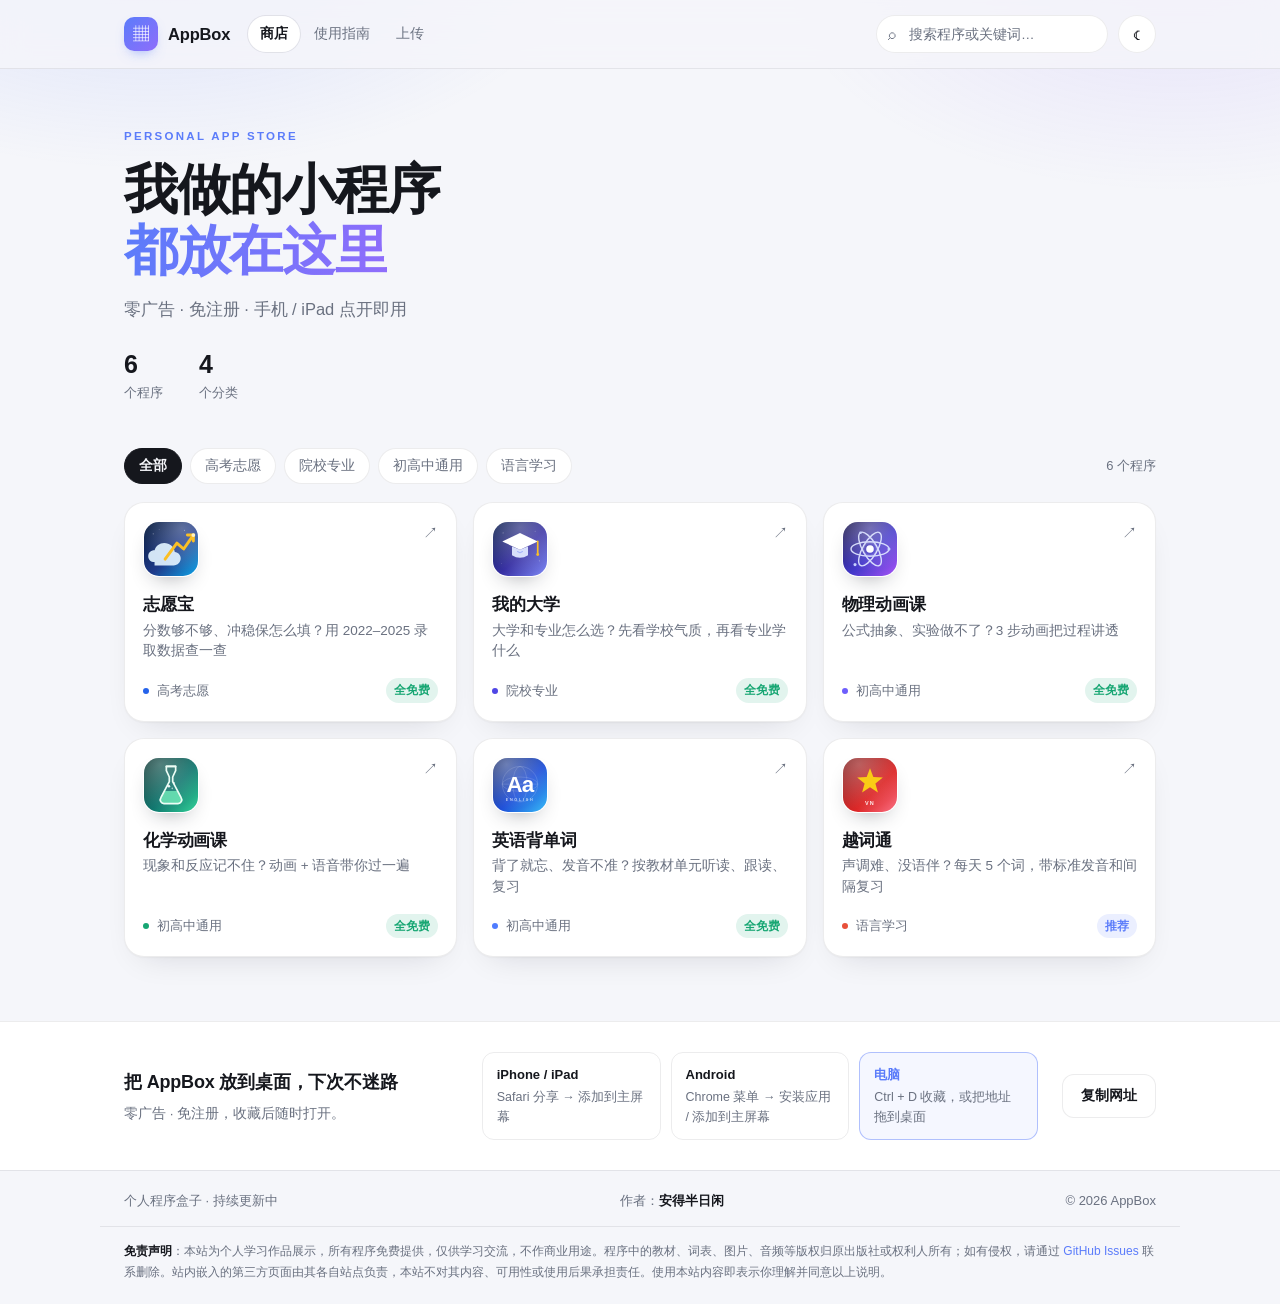
<file: index.html>
<!DOCTYPE html>
<html lang="zh-CN">
<head>
  <meta charset="UTF-8">
  <meta name="viewport" content="width=device-width, initial-scale=1">
  <title>AppBox · 我做的小程序都放在这里</title>
  <meta name="description" content="AppBox — 一个属于你自己的程序盒子。程序存在自己的存储空间里，打开就能用，每个程序都附带使用方法。">
  <meta name="author" content="安得半日闲">
  <meta name="theme-color" content="#f5f6fa">
  <link rel="icon" href="data:image/svg+xml,%3Csvg xmlns='http://www.w3.org/2000/svg' viewBox='0 0 32 32'%3E%3Crect width='32' height='32' rx='8' fill='%235b7cfa'/%3E%3Crect x='8' y='8' width='7' height='7' rx='2' fill='white'/%3E%3Crect x='17' y='8' width='7' height='7' rx='2' fill='white'/%3E%3Crect x='8' y='17' width='7' height='7' rx='2' fill='white'/%3E%3Crect x='17' y='17' width='7' height='7' rx='2' fill='white'/%3E%3C/svg%3E">
  <link rel="stylesheet" href="assets/style.css">
</head>
<body>

  <header class="site-header">
    <div class="wrap header-inner">
      <a class="brand" href="#/">
        <span class="brand-mark" id="brandMark">▦</span>
        <span class="brand-name" id="brandName">AppBox</span>
      </a>
      <nav class="site-nav" aria-label="主导航">
        <a href="#/" data-nav="store" class="is-active">商店</a>
        <a href="#/guide" data-nav="guide">使用指南</a>
        <a href="#/upload" data-nav="upload">上传</a>
      </nav>
      <div class="header-tools">
        <label class="search">
          <span aria-hidden="true">⌕</span>
          <input id="searchInput" type="search" placeholder="搜索程序或关键词…" autocomplete="off" aria-label="搜索程序">
        </label>
        <button class="icon-btn" id="themeBtn" type="button" aria-label="切换深色模式">☾</button>
      </div>
    </div>
  </header>

  <main>
    <!-- ============ 商店首页 ============ -->
    <section id="view-store" class="view">
      <div class="wrap">
        <section class="hero">
          <p class="hero-kicker">PERSONAL APP STORE</p>
          <h1>我做的小程序<br><span class="grad">都放在这里</span></h1>
          <p class="hero-sub" id="heroSub">零广告 · 免注册 · 手机 / iPad 点开即用</p>
          <div class="hero-stats">
            <div class="stat"><strong id="statApps">0</strong><span>个程序</span></div>
            <div class="stat"><strong id="statCats">0</strong><span>个分类</span></div>
          </div>
        </section>

        <div class="toolbar">
          <div class="chips" id="categoryChips" role="group" aria-label="按分类筛选"></div>
          <p class="result-count" id="resultCount" aria-live="polite"></p>
        </div>

        <div class="grid" id="appGrid"></div>

        <div class="empty" id="emptyState" hidden>
          <div class="empty-icon" aria-hidden="true">⌕</div>
          <p>没有找到匹配的程序</p>
          <button class="btn ghost" id="clearSearch" type="button">清空搜索</button>
        </div>
      </div>
    </section>

    <!-- ============ 程序详情（由 JS 渲染） ============ -->
    <section id="view-app" class="view" hidden></section>

    <!-- ============ 上传程序 ============ -->
    <section id="view-upload" class="view" hidden>
      <div class="wrap upload">
        <header class="upload-hero">
          <p class="hero-kicker">PUBLISH</p>
          <h1>上传程序</h1>
          <p class="guide-lead">程序会提交进 AppBox 的仓库/存储空间：网页程序在线打开，安装包和压缩包提供下载。上传需要密码。</p>
        </header>

        <div class="panel auth-panel" id="authPanel">
          <h2>输入上传密码</h2>
          <p class="muted" id="authHint">上传前需要密码。</p>
          <div class="auth-row">
            <input type="password" id="tokenInput" placeholder="上传密码" autocomplete="off">
            <button class="btn primary" id="tokenBtn" type="button">解锁上传</button>
          </div>
          <p class="form-msg" id="authMsg"></p>
        </div>

        <div class="panel" id="githubSetup" hidden>
          <h2>还差几步，把 AppBox 挂到 GitHub</h2>
          <ol class="setup-list">
            <li>创建一个<strong>公开仓库</strong>（例如 <code>AppBox</code>），把整个项目推上去。</li>
            <li>仓库 <strong>Settings → Pages</strong>，选择 Deploy from a branch，分支选 <code>main</code>，目录选 <code>/(root)</code>。</li>
            <li>打开 <code>assets/config.js</code>，把 <code>owner</code> 填成你的 GitHub 用户名，<code>repo</code> 填仓库名，保存并推送。</li>
            <li>创建细粒度令牌：GitHub 头像 → Settings → Developer settings → Personal access tokens → Fine-grained tokens。只授权这个仓库，权限选 <code>Contents: Read and write</code>。</li>
            <li>回到这个页面刷新，输入上传密码，再粘贴一次令牌即可。</li>
          </ol>
          <p class="form-hint">令牌只保存在你的浏览器里，并用上传密码加密，不会写进仓库。Pages 每次发布后约 1 分钟生效。</p>
          <a class="btn ghost" href="https://github.com/settings/personal-access-tokens/new" target="_blank" rel="noopener">创建 GitHub 令牌</a>
        </div>

        <div class="panel" id="tokenPanel" hidden>
          <h2>设置 GitHub 写入令牌</h2>
          <p class="muted">
            粘贴一次细粒度令牌（<code>Contents: Read and write</code>）。它只会加密保存在本机浏览器，
            不会上传到任何服务器，也不会进仓库。换密码或换电脑时重新粘贴即可。
          </p>
          <div class="auth-row">
            <input type="password" id="ghTokenInput" placeholder="github_pat_..." autocomplete="off">
            <button class="btn primary" id="ghTokenBtn" type="button">保存令牌</button>
          </div>
          <p class="form-msg" id="ghTokenMsg"></p>
        </div>

        <form class="panel upload-form" id="uploadForm" hidden>
          <h2>程序信息</h2>

          <div class="form-grid">
            <label class="field">
              <span>类型</span>
              <select id="fKind">
                <option value="web">网页程序 · 上传 zip，站内打开</option>
                <option value="link">外部网址 · 新窗口打开</option>
                <option value="download">可下载文件 · 安装包 / 压缩包</option>
              </select>
            </label>
            <label class="field">
              <span>名称</span>
              <input id="fName" maxlength="60" placeholder="例如：英语背单词">
            </label>
            <label class="field">
              <span>链接标识</span>
              <input id="fId" maxlength="40" placeholder="例如：yingcitong">
              <span class="form-hint">小写字母、数字、短横线。详情页链接会用它，例如 #/app/yingcitong</span>
            </label>
            <label class="field">
              <span>一句话介绍</span>
              <input id="fTagline" maxlength="80" placeholder="显示在卡片上，越短越好">
            </label>
            <label class="field">
              <span>分类</span>
              <input id="fCategory" maxlength="20" placeholder="例如：语言学习">
            </label>
            <label class="field">
              <span>图标</span>
              <input id="fIcon" maxlength="6" placeholder="一个字符，例如 Aa、越、⚗">
            </label>
            <label class="field">
              <span>主题色</span>
              <input id="fAccent" type="color" value="#5b7cfa">
            </label>
            <label class="field">
              <span>标签</span>
              <input id="fTags" placeholder="用逗号分隔，例如：英语, 单词">
            </label>
          </div>

          <div class="field" id="urlField" hidden>
            <span>网址</span>
            <input id="fUrl" placeholder="https://example.com/你的程序">
            <span class="form-hint">外部网址会在新窗口打开；如果对方网站不允许被嵌入，站内打开会自动关闭。</span>
          </div>

          <div class="field" id="fileField">
            <span id="fileLabel">程序压缩包（zip）</span>
            <input id="fFile" type="file" accept=".zip">
            <span class="form-hint" id="fileHint">把网页程序文件夹压成 zip，压缩包里最外层要有 index.html。</span>
          </div>

          <div class="form-grid">
            <label class="field wide">
              <span>详细介绍</span>
              <textarea id="fDesc" rows="4" placeholder="这个程序是做什么的，适合谁用。空一行会分成新段落。"></textarea>
            </label>
            <label class="field wide">
              <span>使用方法（一行一步，格式：标题 | 说明）</span>
              <textarea id="fUsage" rows="4" placeholder="打开程序 | 点击开始按钮&#10;选择词库 | 选今天要背的一组"></textarea>
            </label>
            <label class="field wide">
              <span>小提示（一行一条）</span>
              <textarea id="fTips" rows="2" placeholder="每天 10 分钟就够"></textarea>
            </label>
          </div>

          <div class="checks">
            <label><input type="checkbox" id="fFeatured"> 标记为推荐</label>
            <label><input type="checkbox" id="fEmbed" checked> 允许站内打开（仅网页程序）</label>
          </div>

          <div class="form-actions">
            <button class="btn primary" id="submitBtn" type="submit">上传并发布</button>
            <span class="form-msg" id="formMsg"></span>
          </div>
          <p class="publish-note" id="publishNote" hidden></p>
        </form>

        <div class="panel" id="managePanel" hidden>
          <h2>已发布的程序</h2>
          <p class="muted">重新上传同一个链接标识会覆盖旧程序；删除会同时清掉存储里的文件。</p>
          <ul class="manage-list" id="manageList"></ul>
        </div>
      </div>
    </section>

    <!-- ============ 使用指南 ============ -->
    <section id="view-guide" class="view" hidden>
      <div class="wrap guide">
        <header class="guide-hero">
          <p class="hero-kicker">HOW TO USE</p>
          <h1>使用指南</h1>
          <p class="guide-lead">AppBox 可以免费挂在 GitHub Pages 上：网页程序在线打开，安装包提供下载，上传需要密码。下面是完整用法。</p>
          <div class="toc">
            <button class="chip" type="button" data-scroll="sec-use">怎么用这个站</button>
            <button class="chip" type="button" data-scroll="sec-type">三种程序类型</button>
            <button class="chip" type="button" data-scroll="sec-add">上传程序</button>
            <button class="chip" type="button" data-scroll="sec-github">GitHub 上线</button>
            <button class="chip" type="button" data-scroll="sec-faq">常见问题</button>
          </div>
        </header>

        <section class="guide-sec" id="sec-use">
          <h2><span class="step-num">1</span>怎么用这个站</h2>
          <ul class="plain">
            <li><strong>浏览：</strong>首页的卡片就是所有程序，点进去能看到介绍和具体的使用方法。</li>
            <li><strong>查找：</strong>右上角可以搜名字、标签和介绍；顶部的分类可以只看某一类。</li>
            <li><strong>打开：</strong>网页程序会在站内窗口直接运行，也可以单独开一页；可下载文件会触发下载。应用升级后重新打开就是新版，如果看到旧页面，点窗口右上角「刷新」。</li>
            <li><strong>分享：</strong>每个程序都有独立链接，点「复制链接」发给别人，对方打开就直接到那个程序。</li>
          </ul>
          <div class="callout">手机上也能用，页面会自动适配窄屏。站点发布到网上之后，发给朋友一个网址就够了。</div>
        </section>

        <section class="guide-sec" id="sec-type">
          <h2><span class="step-num">2</span>三种程序类型</h2>
          <p>上传时按程序的实际形态选一种即可：</p>
          <div class="table-wrap">
            <table>
              <thead>
                <tr><th>类型</th><th>适合什么</th><th>访客看到</th></tr>
              </thead>
              <tbody>
                <tr>
                  <td><strong>网页程序</strong></td>
                  <td>HTML / CSS / JS 做的工具、小游戏、练习页</td>
                  <td>「打开程序」，在站内窗口里运行</td>
                </tr>
                <tr>
                  <td><strong>外部网址</strong></td>
                  <td>已经部署在别处的网页</td>
                  <td>「打开链接」，新窗口跳转</td>
                </tr>
                <tr>
                  <td><strong>可下载文件</strong></td>
                  <td>exe、apk、zip、安装包、文档</td>
                  <td>「下载程序」，从 AppBox 下载</td>
                </tr>
              </tbody>
            </table>
          </div>
          <div class="callout">网页程序只能访问自己目录里的文件。如果程序需要读取用户电脑上的文件，请用「可下载文件」或改成让用户手动选择文件。</div>
        </section>

        <section class="guide-sec" id="sec-add">
          <h2><span class="step-num">3</span>上传程序</h2>

          <div class="guide-step">
            <h3>第一步：打开站点</h3>
            <p><strong>GitHub 模式：</strong>直接访问你的 Pages 地址，一般是 <code>https://用户名.github.io/仓库名/</code>。</p>
            <p><strong>本地模式：</strong>双击 <code>start.bat</code>，浏览器会自动打开 http://localhost:8080 。</p>
          </div>

          <div class="guide-step">
            <h3>第二步：输入上传密码</h3>
            <p>点顶部「上传」，输入上传密码。密码在 <code>assets/config.js</code> 里以哈希形式保存，不存明文。</p>
            <p>GitHub 模式下第一次还需要粘贴一次 GitHub 写入令牌。令牌只保存在本机浏览器里，用密码加密，不会进仓库；换电脑或换密码时重新粘贴即可。</p>
          </div>

          <div class="guide-step">
            <h3>第三步：填写程序信息</h3>
            <p>名称和「链接标识」是必填的。链接标识决定详情页地址，只能用<strong>小写字母、数字和短横线</strong>，例如 <code>yingcitong</code>。图标可以填一个字符，也可以用 <code>assets/</code> 下的图片路径。</p>
            <p>「使用方法」一行写一步，用竖线分开标题和说明，例如：</p>
            <pre class="tree">打开程序 | 点击开始按钮
选择词库 | 选今天要背的一组
开始记忆 | 认识的点「认识」，不熟的点「再记一次」</pre>
          </div>

          <div class="guide-step">
            <h3>第四步：选文件或填网址</h3>
            <ul class="plain">
              <li><strong>网页程序：</strong>选择整个程序文件夹，最外层要有 <code>index.html</code>。GitHub 模式会逐个文件提交到 <code>apps/标识/</code>；本地模式上传 zip，服务器会解压到同一位置。</li>
              <li><strong>外部网址：</strong>直接填以 <code>http://</code> 或 <code>https://</code> 开头的地址。</li>
              <li><strong>可下载文件：</strong>选一个文件，提交到 <code>files/</code>，访客点按钮就下载。</li>
            </ul>
            <p>GitHub 免费仓库单文件上限 100 MB，Pages 站点总量 1 GB，所以上传页把单个文件限制在 50 MB；更大的安装包建议放到 GitHub Releases。</p>
          </div>

          <div class="guide-step">
            <h3>第五步：发布</h3>
            <p>点「上传并发布」。GitHub 模式会把文件和信息提交到仓库，Pages 大约 1 分钟后更新；本地模式会立即生效。要换版本时，用<strong>同一个链接标识</strong>重新上传，会覆盖旧程序。</p>
          </div>
        </section>

        <section class="guide-sec" id="sec-github">
          <h2><span class="step-num">4</span>GitHub 免费上线</h2>
          <p>AppBox 的 GitHub 模式是纯静态的，不需要服务器，也不需要付费：</p>

          <div class="guide-step">
            <h3>1. 推送仓库</h3>
            <p>在 GitHub 新建一个<strong>公开仓库</strong>（建议叫 <code>AppBox</code>），把整个项目推上去。免费账号的 Pages 只能发布公开仓库，所以程序源码和文件都是公开的。</p>
          </div>

          <div class="guide-step">
            <h3>2. 打开 Pages</h3>
            <p>仓库 <strong>Settings → Pages</strong>，Source 选 <code>Deploy from a branch</code>，分支选 <code>main</code>，目录选 <code>/(root)</code>。保存后等一两分钟。</p>
          </div>

          <div class="guide-step">
            <h3>3. 填仓库信息</h3>
            <p>打开 <code>assets/config.js</code>，把 <code>mode</code> 保持为 <code>github</code>，填好 <code>owner</code>（用户名）和 <code>repo</code>（仓库名），推送后刷新站点。</p>
          </div>

          <div class="guide-step">
            <h3>4. 创建写入令牌</h3>
            <p>GitHub 头像 → Settings → Developer settings → Personal access tokens → Fine-grained tokens，新建令牌：只授权这个仓库，把 <code>Contents</code> 权限设为 <code>Read and write</code>。复制令牌，回到上传页粘贴一次。</p>
          </div>

          <div class="guide-step">
            <h3>5. 上传并等待部署</h3>
            <p>上传后，内容会作为一次提交进入仓库，Pages 自动重新发布，通常 1 分钟左右生效。可以在仓库的 Actions 页面看部署进度。</p>
          </div>

          <div class="callout">
            <strong>免费额度：</strong>Pages 站点不超过 1 GB，带宽约 100 GB/月，仓库单文件上限 100 MB；单个 Release 文件小于 2 GiB。
            学习类小工具完全够用。更大的安装包请放到 GitHub Releases，再在商店里填外部网址。
          </div>

          <p>目录结构很简单：网页程序在 <code>apps/标识/</code>，下载文件在 <code>files/</code>，程序列表在 <code>data/apps.json</code>。备份就是 <code>git clone</code>，换电脑不会丢。</p>
          <p><strong>本地预览：</strong>把 <code>mode</code> 改成 <code>server</code>，双击 <code>start.bat</code>，上传会保存到本机；再改回 <code>github</code> 推送即可上线。</p>
        </section>

        <section class="guide-sec" id="sec-faq">
          <h2><span class="step-num">5</span>常见问题</h2>
          <dl class="faq">
            <dt>为什么不能直接放一个本地 HTML 链接？</dt>
            <dd>本地路径只有你这台电脑能打开，别人访问会 404。现在程序提交到 GitHub 仓库，通过 Pages 网址访问，谁打开链接都能用。</dd>
            <dt>上传密码不正确？</dt>
            <dd>密码只认 <code>assets/config.js</code> 里 <code>passwordHash</code> 对应的那一个，区分大小写，前后不要带空格。忘记密码时，用文件顶部注释里的命令重新生成哈希并替换。</dd>
            <dt>提示 GitHub 令牌无效或没有权限？</dt>
            <dd>令牌需要只授权当前仓库，并给了 <code>Contents: Read and write</code>；过期、复制不完整、或授权了别的仓库都会失败。重新生成一个再粘贴即可。</dd>
            <dt>发布后打开是 404 或旧页面？</dt>
            <dd>GitHub Pages 需要 1 分钟左右重新部署，去仓库 Actions 看进度。网页程序要确认文件夹最外层有 <code>index.html</code>；本地模式上传 zip 时也一样。</dd>
            <dt>网页程序为什么读不到电脑里的文件？</dt>
            <dd>网页程序运行在浏览器沙箱里，只能访问自己目录里的文件。需要读写本地文件时，选「可下载文件」，或让程序提供文件选择按钮。</dd>
            <dt>怎么更新已经发布的程序？</dt>
            <dd>在「上传」页用同一个链接标识重新提交，旧条目和文件会被覆盖。只想改介绍文字，也可以重新填写信息后提交。</dd>
            <dt>嵌入的应用升级后，AppBox 会自动更新吗？</dt>
            <dd>应用本身是直接加载原网址，升级发布后打开就是新版；AppBox 还会读取各站点的 VERSION 文件，自动更新详情页显示的版本号。浏览器或 Service Worker 可能缓存旧资源，必要时点站内窗口的「刷新」。</dd>
            <dt>第一次打开为什么慢？</dt>
            <dd>第一次要下载页面、脚本和音频，站内窗口会显示「正在加载…」。之后浏览器和应用自己的缓存会保留资源；支持离线的应用断网也能用。看到旧页面就点右上角「刷新」。</dd>
            <dt>卡片上的「点击次数」怎么算？</dt>
            <dd>按进入程序详情页的次数累计，使用 Vercount 公开计数器，不需要注册。同一人多次进入会重复计数，不是独立访客数；数字会缓存在本机，统计服务不可用时保留上次结果或显示「—」。</dd>
            <dt>上传的文件存在哪？怎么备份？</dt>
            <dd>网页程序在 <code>apps/</code>，下载文件在 <code>files/</code>，信息在 <code>data/apps.json</code>，都在仓库里。备份就是 <code>git clone</code> 或复制整个项目。</dd>
            <dt>密码能真正保护上传吗？</dt>
            <dd>密码只用于本机解锁和加密令牌；真正拦住写入的是 GitHub 令牌。因此仓库里看不到密码明文，也看不到令牌明文。请不要把密码和令牌发给别人。</dd>
            <dt>手机能上传吗？</dt>
            <dd>能，打开同一网址、输入密码并粘贴一次令牌即可。大文件和文件夹建议用电脑上传，更稳定。</dd>
          </dl>
        </section>
      </div>
    </section>
  </main>

  <section class="save-hint" aria-label="收藏 AppBox">
    <div class="wrap save-inner">
      <div class="save-copy">
        <h2>把 AppBox 放到桌面，下次不迷路</h2>
        <p>零广告 · 免注册，收藏后随时打开。</p>
      </div>
      <div class="save-ways">
        <div class="save-way" data-platform="ios">
          <strong>iPhone / iPad</strong>
          <span>Safari 分享 → 添加到主屏幕</span>
        </div>
        <div class="save-way" data-platform="android">
          <strong>Android</strong>
          <span>Chrome 菜单 → 安装应用 / 添加到主屏幕</span>
        </div>
        <div class="save-way" data-platform="desktop">
          <strong>电脑</strong>
          <span>Ctrl + D 收藏，或把地址拖到桌面</span>
        </div>
      </div>
      <button class="btn ghost" id="copySiteBtn" type="button">复制网址</button>
    </div>
  </section>

  <footer class="site-footer">
    <div class="wrap footer-inner">
      <span id="footerText">个人程序盒子 · 持续更新中</span>
      <span class="footer-author">作者：<strong id="footerAuthor">安得半日闲</strong></span>
      <span>© <span id="footerYear">2026</span> AppBox</span>
    </div>
    <div class="wrap disclaimer">
      <p><strong>免责声明</strong>：本站为个人学习作品展示，所有程序免费提供，仅供学习交流，不作商业用途。程序中的教材、词表、图片、音频等版权归原出版社或权利人所有；如有侵权，请通过 <a href="https://github.com/feifeigongzhu123/AppBox/issues" target="_blank" rel="noopener">GitHub Issues</a> 联系删除。站内嵌入的第三方页面由其各自站点负责，本站不对其内容、可用性或使用后果承担责任。使用本站内容即表示你理解并同意以上说明。</p>
    </div>
  </footer>

  <!-- ============ 站内浏览器窗口 ============ -->
  <div class="embed-layer" id="embedLayer" hidden>
    <div class="embed-shell">
      <div class="embed-bar">
        <span class="traffic" aria-hidden="true"><i></i><i></i><i></i></span>
        <span class="embed-title" id="embedTitle">程序</span>
        <div class="embed-actions">
          <button class="btn ghost sm" id="embedReload" type="button">⟳ 刷新</button>
          <button class="btn ghost sm" id="embedNewWindow" type="button">↗ 新窗口</button>
          <button class="btn primary sm" id="embedClose" type="button">关闭</button>
        </div>
      </div>
      <div class="embed-frame-wrap">
        <iframe class="embed-frame" id="embedFrame" src="about:blank" title="程序窗口" allow="autoplay; microphone; fullscreen; clipboard-write; encrypted-media" allowfullscreen></iframe>
        <div class="embed-loading" id="embedLoading" hidden>
          <span class="spinner" aria-hidden="true"></span>
          <p class="embed-loading-title">正在加载…</p>
          <p class="embed-loading-sub">仅首次打开较慢，之后会自动缓存；支持离线的应用断网也能用。</p>
        </div>
      </div>
    </div>
  </div>

  <script src="assets/config.js"></script>
  <script src="assets/github.js"></script>
  <script src="assets/app.js"></script>
</body>
</html>
</file>
<file: assets/style.css>
/* =========================================================
   AppBox · 个人程序盒子
   ========================================================= */

:root {
  --bg: #f5f6fa;
  --bg-soft: #eceef6;
  --surface: #ffffff;
  --surface-2: #f8f9fd;
  --text: #15171d;
  --muted: #6a7180;
  --border: rgba(20, 24, 36, 0.08);
  --shadow: 0 1px 2px rgba(16, 20, 32, 0.04), 0 14px 34px -18px rgba(16, 20, 32, 0.16);
  --shadow-lift: 0 2px 6px rgba(16, 20, 32, 0.05), 0 26px 48px -22px rgba(16, 20, 32, 0.26);
  --accent: #5b7cfa;
  --accent-2: #8f6dfb;
  --glow-1: rgba(91, 124, 250, 0.16);
  --glow-2: rgba(143, 109, 251, 0.13);
  --radius: 20px;
  --header-h: 68px;
  color-scheme: light;
}

html[data-theme="dark"] {
  --bg: #0d0f14;
  --bg-soft: #141821;
  --surface: #161a22;
  --surface-2: #1b2029;
  --text: #e9ecf3;
  --muted: #99a2b3;
  --border: rgba(255, 255, 255, 0.08);
  --shadow: 0 1px 2px rgba(0, 0, 0, 0.3), 0 16px 40px -20px rgba(0, 0, 0, 0.58);
  --shadow-lift: 0 2px 8px rgba(0, 0, 0, 0.35), 0 28px 56px -24px rgba(0, 0, 0, 0.7);
  --glow-1: rgba(91, 124, 250, 0.2);
  --glow-2: rgba(143, 109, 251, 0.16);
  color-scheme: dark;
}

* { box-sizing: border-box; }

html {
  -webkit-text-size-adjust: 100%;
  scroll-behavior: smooth;
  scroll-padding-top: 90px;
}

body {
  margin: 0;
  min-height: 100vh;
  display: flex;
  flex-direction: column;
  background: var(--bg);
  color: var(--text);
  font-family: -apple-system, BlinkMacSystemFont, "Segoe UI", "PingFang SC",
    "Hiragino Sans GB", "Microsoft YaHei", sans-serif;
  line-height: 1.6;
  -webkit-font-smoothing: antialiased;
}

body::before {
  content: "";
  position: fixed;
  inset: 0;
  z-index: -1;
  background:
    radial-gradient(620px 320px at 12% -6%, var(--glow-1), transparent 70%),
    radial-gradient(560px 300px at 92% -2%, var(--glow-2), transparent 70%);
  pointer-events: none;
}

body.no-scroll { overflow: hidden; }

::selection { background: rgba(91, 124, 250, 0.25); }

a { color: inherit; }

:focus-visible {
  outline: 2px solid var(--accent);
  outline-offset: 2px;
  border-radius: 6px;
}

.wrap {
  width: 100%;
  max-width: 1080px;
  margin: 0 auto;
  padding: 0 24px;
}

.view[hidden],
.embed-layer[hidden],
.empty[hidden] {
  display: none !important;
}

main { flex: 1; }

/* ---------------- Header ---------------- */

.site-header {
  position: sticky;
  top: 0;
  z-index: 50;
  background: var(--bg);
  border-bottom: 1px solid var(--border);
}

@supports (backdrop-filter: blur(14px)) {
  .site-header {
    background: color-mix(in srgb, var(--bg) 80%, transparent);
    backdrop-filter: blur(14px);
  }
}

.header-inner {
  display: flex;
  align-items: center;
  gap: 18px;
  height: var(--header-h);
}

.brand {
  display: flex;
  align-items: center;
  gap: 10px;
  text-decoration: none;
  color: inherit;
  flex: none;
}

.brand-mark {
  width: 34px;
  height: 34px;
  border-radius: 10px;
  display: grid;
  place-items: center;
  background: linear-gradient(135deg, var(--accent), var(--accent-2));
  color: #fff;
  font-size: 16px;
  line-height: 1;
  box-shadow: 0 6px 14px -7px rgba(91, 124, 250, 0.75);
}

.brand-name {
  font-weight: 700;
  font-size: 16.5px;
  letter-spacing: -0.01em;
}

.site-nav {
  display: flex;
  gap: 2px;
}

.site-nav a {
  padding: 7px 12px;
  border-radius: 999px;
  font-size: 13.5px;
  color: var(--muted);
  text-decoration: none;
  transition: background 0.18s ease, color 0.18s ease;
  white-space: nowrap;
}

.site-nav a:hover,
.site-nav a.is-active {
  color: var(--text);
  background: var(--surface);
}

.site-nav a.is-active {
  font-weight: 600;
  box-shadow: 0 0 0 1px var(--border);
}

.header-tools {
  margin-left: auto;
  display: flex;
  align-items: center;
  gap: 10px;
}

.search {
  position: relative;
  display: flex;
  align-items: center;
}

.search > span {
  position: absolute;
  left: 12px;
  color: var(--muted);
  font-size: 15px;
  pointer-events: none;
}

.search input {
  width: 232px;
  height: 38px;
  padding: 0 14px 0 32px;
  border-radius: 999px;
  border: 1px solid var(--border);
  background: var(--surface);
  color: var(--text);
  font-family: inherit;
  font-size: 13.5px;
  outline: none;
  transition: border-color 0.18s ease, box-shadow 0.18s ease;
}

.search input::placeholder { color: var(--muted); }

.search input:focus {
  border-color: var(--accent);
  box-shadow: 0 0 0 3px rgba(91, 124, 250, 0.18);
}

.icon-btn {
  width: 38px;
  height: 38px;
  flex: none;
  border-radius: 999px;
  border: 1px solid var(--border);
  background: var(--surface);
  color: var(--text);
  font-size: 15px;
  cursor: pointer;
  display: grid;
  place-items: center;
  transition: background 0.18s ease;
}

.icon-btn:hover { background: var(--surface-2); }

/* ---------------- Hero ---------------- */

.hero { padding: 58px 0 38px; }

.hero-kicker {
  margin: 0 0 14px;
  font-size: 11.5px;
  font-weight: 700;
  letter-spacing: 0.2em;
  color: var(--accent);
}

.hero h1 {
  margin: 0 0 16px;
  font-size: clamp(34px, 5.4vw, 54px);
  line-height: 1.12;
  letter-spacing: -0.025em;
  font-weight: 800;
}

.grad {
  background: linear-gradient(100deg, var(--accent), var(--accent-2));
  -webkit-background-clip: text;
  background-clip: text;
  color: transparent;
}

.hero-sub {
  margin: 0 0 26px;
  max-width: 520px;
  font-size: 16.5px;
  color: var(--muted);
}

.hero-stats {
  display: flex;
  gap: 36px;
}

.stat strong {
  display: block;
  font-size: 25px;
  line-height: 1.2;
  letter-spacing: -0.02em;
}

.stat span {
  font-size: 12.5px;
  color: var(--muted);
}

/* ---------------- Toolbar / chips ---------------- */

.toolbar {
  display: flex;
  align-items: center;
  gap: 16px;
  flex-wrap: wrap;
  margin: 6px 0 18px;
}

.chips {
  display: flex;
  flex-wrap: wrap;
  gap: 8px;
}

.chip {
  padding: 8px 14px;
  border-radius: 999px;
  border: 1px solid var(--border);
  background: var(--surface);
  color: var(--muted);
  font-family: inherit;
  font-size: 13.5px;
  cursor: pointer;
  transition: background 0.18s ease, color 0.18s ease, border-color 0.18s ease;
}

.chip:hover { color: var(--text); }

.chip.is-active {
  background: var(--text);
  border-color: var(--text);
  color: var(--bg);
  font-weight: 600;
}

.result-count {
  margin: 0 0 0 auto;
  font-size: 13px;
  color: var(--muted);
  white-space: nowrap;
}

/* ---------------- App grid ---------------- */

.grid {
  display: grid;
  grid-template-columns: repeat(auto-fill, minmax(248px, 1fr));
  gap: 16px;
  padding-bottom: 64px;
}

.card {
  display: flex;
  flex-direction: column;
  gap: 14px;
  padding: 18px;
  background: var(--surface);
  border: 1px solid var(--border);
  border-radius: var(--radius);
  box-shadow: var(--shadow);
  text-decoration: none;
  color: inherit;
  transition: transform 0.22s ease, box-shadow 0.22s ease, border-color 0.22s ease;
}

.card:hover {
  transform: translateY(-3px);
  box-shadow: var(--shadow-lift);
  border-color: rgba(91, 124, 250, 0.28);
}

.card-top {
  display: flex;
  align-items: flex-start;
  justify-content: space-between;
  gap: 10px;
}

.app-icon {
  width: 56px;
  height: 56px;
  flex: none;
  display: grid;
  place-items: center;
  border-radius: 16px;
  border: 1px solid transparent;
  font-size: 24px;
  font-weight: 700;
  line-height: 1;
  letter-spacing: -0.02em;
  overflow: hidden;
}

.app-icon.has-img {
  box-shadow: 0 10px 22px -12px rgba(20, 24, 36, 0.45);
}

.app-icon.has-img img {
  display: block;
  width: 100%;
  height: 100%;
  object-fit: cover;
}

.app-icon.big {
  width: 88px;
  height: 88px;
  border-radius: 24px;
  font-size: 32px;
}

.card-arrow {
  color: var(--muted);
  font-size: 15px;
  transition: transform 0.22s ease, color 0.22s ease;
}

.card:hover .card-arrow {
  transform: translate(2px, -2px);
  color: var(--text);
}

.card h3 {
  margin: 0 0 2px;
  font-size: 17px;
  letter-spacing: -0.01em;
}

.card p {
  margin: 0;
  font-size: 13.5px;
  line-height: 1.55;
  color: var(--muted);
  display: -webkit-box;
  -webkit-line-clamp: 2;
  -webkit-box-orient: vertical;
  overflow: hidden;
}

.card-foot {
  margin-top: auto;
  padding-top: 2px;
  display: flex;
  align-items: center;
  flex-wrap: wrap;
  gap: 8px;
  font-size: 12.5px;
  color: var(--muted);
}

.card-foot-right {
  margin-left: auto;
  display: flex;
  align-items: center;
  gap: 8px;
  flex-wrap: wrap;
}

.card-usage {
  font-size: 12px;
  color: var(--muted);
  white-space: nowrap;
}

.cat-dot {
  width: 6px;
  height: 6px;
  border-radius: 999px;
  flex: none;
}

.badge {
  padding: 3px 8px;
  border-radius: 999px;
  background: rgba(91, 124, 250, 0.12);
  color: var(--accent);
  font-size: 11.5px;
  font-weight: 600;
  white-space: nowrap;
}

.badge.free {
  background: rgba(23, 166, 115, 0.12);
  color: #17a673;
}

/* ---------------- Empty ---------------- */

.empty {
  padding: 56px 0 80px;
  text-align: center;
  color: var(--muted);
}

.empty-icon {
  font-size: 40px;
  line-height: 1;
  margin-bottom: 12px;
  color: var(--border);
}

.empty p { margin: 0 0 18px; }

/* ---------------- Buttons ---------------- */

.btn {
  display: inline-flex;
  align-items: center;
  justify-content: center;
  gap: 8px;
  padding: 11px 18px;
  border-radius: 12px;
  border: 1px solid transparent;
  font-family: inherit;
  font-size: 14px;
  font-weight: 600;
  line-height: 1.4;
  cursor: pointer;
  text-decoration: none;
  transition: transform 0.16s ease, background 0.18s ease, border-color 0.18s ease,
    box-shadow 0.18s ease, filter 0.18s ease;
}

.btn.primary {
  background: linear-gradient(135deg, var(--accent), var(--accent-2));
  color: #fff;
  box-shadow: 0 10px 22px -12px rgba(91, 124, 250, 0.9);
}

.btn.primary:hover {
  transform: translateY(-1px);
  filter: brightness(1.04);
}

.btn.primary:active { transform: translateY(0); }

.btn.ghost {
  background: var(--surface);
  border-color: var(--border);
  color: var(--text);
}

.btn.ghost:hover { background: var(--surface-2); }

.btn[disabled] {
  opacity: 0.5;
  cursor: not-allowed;
  transform: none;
}

.btn.sm {
  padding: 7px 13px;
  font-size: 12.5px;
  border-radius: 9px;
}

/* ---------------- Detail ---------------- */

.detail { padding: 32px 0 72px; }

.back {
  display: inline-flex;
  align-items: center;
  gap: 6px;
  margin-bottom: 22px;
  font-size: 14px;
  color: var(--muted);
  text-decoration: none;
  transition: color 0.18s ease;
}

.back:hover { color: var(--text); }

.detail-hero {
  position: relative;
  overflow: hidden;
  display: flex;
  align-items: flex-start;
  gap: 24px;
  padding: 28px;
  margin-bottom: 20px;
  background: var(--surface);
  border: 1px solid var(--border);
  border-radius: 24px;
  box-shadow: var(--shadow);
}

.detail-hero::after {
  content: "";
  position: absolute;
  right: -90px;
  top: -130px;
  width: 320px;
  height: 320px;
  border-radius: 50%;
  background: radial-gradient(circle, var(--app-accent, var(--accent)) 0%, transparent 66%);
  opacity: 0.13;
  pointer-events: none;
}

.detail-head {
  min-width: 0;
  position: relative;
  z-index: 1;
}

.eyebrow {
  display: inline-block;
  margin-bottom: 6px;
  font-size: 11.5px;
  font-weight: 700;
  letter-spacing: 0.14em;
  text-transform: uppercase;
  color: var(--app-accent, var(--accent));
}

.detail h1 {
  margin: 0 0 6px;
  font-size: clamp(26px, 4vw, 38px);
  line-height: 1.2;
  letter-spacing: -0.025em;
}

.detail-tagline {
  margin: 0 0 12px;
  font-size: 16px;
  color: var(--muted);
}

.tags {
  display: flex;
  flex-wrap: wrap;
  gap: 6px;
}

.tag {
  padding: 3px 10px;
  border-radius: 999px;
  background: var(--bg-soft);
  border: 1px solid var(--border);
  font-size: 12px;
  color: var(--muted);
}

.actions {
  display: flex;
  flex-wrap: wrap;
  gap: 10px;
  margin-top: 20px;
}

.detail-body {
  display: grid;
  grid-template-columns: minmax(0, 1fr) 300px;
  gap: 20px;
  align-items: start;
}

.panel {
  padding: 26px;
  background: var(--surface);
  border: 1px solid var(--border);
  border-radius: var(--radius);
  box-shadow: var(--shadow);
}

.panel > h2 {
  margin: 0 0 12px;
  font-size: 16px;
  letter-spacing: 0.01em;
}

.panel > h2:not(:first-child) { margin-top: 28px; }

.panel > p {
  margin: 0 0 12px;
  font-size: 14.8px;
  line-height: 1.8;
}

.panel > p:last-child { margin-bottom: 0; }

.steps {
  list-style: none;
  margin: 2px 0 0;
  padding: 0;
  counter-reset: step;
  display: grid;
  gap: 18px;
}

.steps li {
  counter-increment: step;
  position: relative;
  padding-left: 44px;
}

.steps li::before {
  content: counter(step);
  position: absolute;
  left: 0;
  top: 0;
  width: 28px;
  height: 28px;
  display: grid;
  place-items: center;
  border-radius: 999px;
  background: var(--bg-soft);
  border: 1px solid var(--border);
  font-size: 13px;
  font-weight: 700;
}

.steps h4 {
  margin: 2px 0 2px;
  font-size: 14.5px;
}

.steps p {
  margin: 0;
  font-size: 13.8px;
  line-height: 1.75;
  color: var(--muted);
}

.panel.side {
  position: sticky;
  top: calc(var(--header-h) + 20px);
}

.panel.side h3 {
  margin: 0 0 10px;
  font-size: 13.5px;
  letter-spacing: 0.04em;
  color: var(--muted);
}

.tips {
  margin: 0;
  padding-left: 18px;
  font-size: 13.5px;
  line-height: 1.75;
  color: var(--muted);
}

.tips li { margin-bottom: 8px; }
.tips li:last-child { margin-bottom: 0; }

.meta {
  margin: 20px 0 0;
  padding-top: 16px;
  border-top: 1px solid var(--border);
  display: grid;
  gap: 9px;
  font-size: 13px;
}

.meta-row {
  display: flex;
  justify-content: space-between;
  gap: 12px;
}

.meta dt { color: var(--muted); }
.meta dd { margin: 0; text-align: right; }

/* ---------------- Guide ---------------- */

.guide {
  max-width: 780px;
  padding-top: 48px;
  padding-bottom: 72px;
}

.guide-hero h1 {
  margin: 0 0 14px;
  font-size: clamp(30px, 4.4vw, 42px);
  letter-spacing: -0.025em;
}

.guide-lead {
  margin: 0 0 22px;
  font-size: 16px;
  color: var(--muted);
  max-width: 620px;
}

.toc {
  display: flex;
  flex-wrap: wrap;
  gap: 8px;
}

.guide-sec {
  margin-top: 46px;
  scroll-margin-top: 92px;
}

.guide-sec h2 {
  display: flex;
  align-items: center;
  gap: 12px;
  margin: 0 0 14px;
  font-size: 21px;
  letter-spacing: -0.01em;
}

.step-num {
  width: 28px;
  height: 28px;
  flex: none;
  display: grid;
  place-items: center;
  border-radius: 9px;
  background: linear-gradient(135deg, var(--accent), var(--accent-2));
  color: #fff;
  font-size: 14px;
  font-weight: 700;
}

.guide-sec p {
  margin: 0 0 12px;
  font-size: 14.8px;
  line-height: 1.8;
  color: var(--muted);
}

.guide-sec p:last-child { margin-bottom: 0; }

.guide-step {
  margin: 20px 0;
  padding-left: 16px;
  border-left: 2px solid var(--border);
}

.guide-step h3 {
  margin: 0 0 6px;
  font-size: 15px;
}

.plain {
  margin: 0;
  padding-left: 20px;
  font-size: 14.8px;
  line-height: 1.85;
  color: var(--muted);
}

.plain li { margin-bottom: 8px; }
.plain strong { color: var(--text); }

code {
  font-family: ui-monospace, SFMono-Regular, Consolas, "Courier New", monospace;
  font-size: 0.9em;
  padding: 2px 6px;
  border-radius: 5px;
  background: var(--bg-soft);
  border: 1px solid var(--border);
}

.tree {
  margin: 14px 0;
  padding: 16px 18px;
  border-radius: 14px;
  background: var(--surface);
  border: 1px solid var(--border);
  color: var(--muted);
  font-family: ui-monospace, SFMono-Regular, Consolas, "Courier New", monospace;
  font-size: 13px;
  line-height: 1.7;
  overflow-x: auto;
}

.tree code { border: 0; background: none; padding: 0; }

.code-wrap {
  position: relative;
  margin: 14px 0 0;
}

.code-block {
  margin: 0;
  padding: 18px;
  border-radius: 14px;
  background: #12151c;
  border: 1px solid rgba(255, 255, 255, 0.07);
  color: #dfe5f0;
  font-family: ui-monospace, SFMono-Regular, Consolas, "Courier New", monospace;
  font-size: 13px;
  line-height: 1.7;
  overflow-x: auto;
}

.copy-btn {
  position: absolute;
  top: 10px;
  right: 10px;
  padding: 5px 10px;
  border-radius: 8px;
  border: 1px solid rgba(255, 255, 255, 0.16);
  background: rgba(255, 255, 255, 0.07);
  color: #cfd6e4;
  font-family: inherit;
  font-size: 12px;
  cursor: pointer;
  transition: background 0.18s ease;
}

.copy-btn:hover { background: rgba(255, 255, 255, 0.14); }

.table-wrap { overflow-x: auto; }

table {
  width: 100%;
  border-collapse: collapse;
  font-size: 13.5px;
  margin: 8px 0;
}

th,
td {
  padding: 10px 12px;
  text-align: left;
  vertical-align: top;
  border-bottom: 1px solid var(--border);
}

th {
  font-size: 12.5px;
  font-weight: 600;
  color: var(--muted);
  white-space: nowrap;
}

td { color: var(--muted); }
td:first-child { color: var(--text); white-space: nowrap; }

.callout {
  margin: 16px 0;
  padding: 14px 16px;
  border-radius: 12px;
  background: var(--surface);
  border: 1px solid var(--border);
  border-left: 3px solid var(--accent);
  font-size: 13.8px;
  line-height: 1.75;
  color: var(--muted);
}

.faq { margin: 0; }

.faq dt {
  margin-top: 16px;
  font-size: 14.5px;
  font-weight: 600;
  color: var(--text);
}

.faq dt:first-child { margin-top: 0; }

.faq dd {
  margin: 4px 0 0;
  font-size: 14px;
  line-height: 1.8;
  color: var(--muted);
}

/* ---------------- Footer ---------------- */

.site-footer {
  border-top: 1px solid var(--border);
  padding: 20px 0;
  font-size: 13px;
  color: var(--muted);
}

.footer-inner {
  display: flex;
  align-items: center;
  justify-content: space-between;
  gap: 12px;
  flex-wrap: wrap;
}

.footer-author { color: var(--muted); }

.footer-author strong {
  color: var(--text);
  font-weight: 600;
}

.disclaimer {
  margin-top: 14px;
  padding-top: 14px;
  border-top: 1px solid var(--border);
}

.disclaimer p {
  margin: 0;
  color: var(--muted);
  font-size: 12px;
  line-height: 1.8;
}

.disclaimer strong { color: var(--text); }

.disclaimer a {
  color: var(--accent);
  text-decoration: none;
}

.disclaimer a:hover { text-decoration: underline; }

/* ---------------- 收藏引导 ---------------- */

.save-hint {
  padding: 30px 0;
  background: var(--surface);
  border-top: 1px solid var(--border);
}

.save-inner {
  display: grid;
  grid-template-columns: 1.2fr 2fr auto;
  gap: 24px;
  align-items: center;
}

.save-copy h2 {
  margin: 0 0 6px;
  font-size: 18px;
  letter-spacing: -0.01em;
}

.save-copy p {
  margin: 0;
  color: var(--muted);
  font-size: 13.5px;
}

.save-ways {
  display: grid;
  grid-template-columns: repeat(3, 1fr);
  gap: 10px;
}

.save-way {
  padding: 12px 14px;
  border: 1px solid var(--border);
  border-radius: 12px;
  color: var(--muted);
  font-size: 12.5px;
  line-height: 1.55;
  transition: border-color 0.2s ease, background 0.2s ease;
}

.save-way strong {
  display: block;
  margin-bottom: 3px;
  color: var(--text);
  font-size: 13px;
}

.save-way.is-current {
  border-color: rgba(91, 124, 250, 0.45);
  background: rgba(91, 124, 250, 0.06);
}

.save-way.is-current strong { color: var(--accent); }

.save-hint .btn { justify-self: start; }

/* ---------------- Embed window ---------------- */

.embed-layer {
  position: fixed;
  inset: 0;
  z-index: 100;
  display: flex;
  flex-direction: column;
  padding: 16px;
  background: rgba(8, 10, 16, 0.55);
  backdrop-filter: blur(6px);
  animation: fade-in 0.18s ease;
}

.embed-shell {
  flex: 1;
  min-height: 0;
  display: flex;
  flex-direction: column;
  overflow: hidden;
  background: var(--surface);
  border: 1px solid var(--border);
  border-radius: 18px;
  box-shadow: 0 40px 90px -30px rgba(0, 0, 0, 0.65);
}

.embed-bar {
  height: 52px;
  flex: none;
  display: flex;
  align-items: center;
  gap: 10px;
  padding: 0 14px;
  background: var(--surface-2);
  border-bottom: 1px solid var(--border);
}

.traffic {
  display: flex;
  gap: 6px;
  margin-right: 4px;
}

.traffic i {
  width: 10px;
  height: 10px;
  border-radius: 999px;
  background: #ff5f57;
}

.traffic i:nth-child(2) { background: #febc2e; }
.traffic i:nth-child(3) { background: #28c840; }

.embed-title {
  font-size: 13.5px;
  font-weight: 600;
  white-space: nowrap;
  overflow: hidden;
  text-overflow: ellipsis;
}

.embed-actions {
  margin-left: auto;
  display: flex;
  gap: 8px;
  flex: none;
}

.embed-frame-wrap {
  position: relative;
  flex: 1;
  min-height: 0;
  display: flex;
}

.embed-frame {
  flex: 1;
  width: 100%;
  min-height: 0;
  border: 0;
  background: #fff;
}

.embed-loading {
  position: absolute;
  inset: 0;
  z-index: 2;
  display: flex;
  flex-direction: column;
  align-items: center;
  justify-content: center;
  gap: 10px;
  padding: 24px;
  text-align: center;
  background: var(--surface);
}

.embed-loading[hidden] {
  display: none !important;
}

.embed-loading p {
  margin: 0;
}

.embed-loading-title {
  font-size: 14px;
  font-weight: 600;
}

.embed-loading-sub {
  max-width: 340px;
  color: var(--muted);
  font-size: 12.5px;
  line-height: 1.75;
}

.spinner {
  width: 34px;
  height: 34px;
  border: 3px solid var(--border);
  border-top-color: var(--accent);
  border-radius: 50%;
  animation: appbox-spin 0.8s linear infinite;
}

@keyframes appbox-spin {
  to { transform: rotate(360deg); }
}

@keyframes fade-in {
  from { opacity: 0; }
  to { opacity: 1; }
}

/* ---------------- Toast ---------------- */

.toast {
  position: fixed;
  left: 50%;
  bottom: 32px;
  z-index: 200;
  transform: translate(-50%, 12px);
  padding: 10px 18px;
  border-radius: 999px;
  background: var(--text);
  color: var(--bg);
  font-size: 13px;
  box-shadow: 0 14px 34px -12px rgba(0, 0, 0, 0.45);
  opacity: 0;
  pointer-events: none;
  transition: opacity 0.22s ease, transform 0.22s ease;
}

.toast.is-show {
  opacity: 1;
  transform: translate(-50%, 0);
}

/* ---------------- Responsive ---------------- */

@media (max-width: 900px) {
  .detail-body { grid-template-columns: 1fr; }
  .panel.side { position: static; }
  .search input { width: 186px; }
  .save-inner { grid-template-columns: 1fr; gap: 16px; }
  .save-ways { grid-template-columns: 1fr; }
}

@media (max-width: 680px) {
  .wrap { padding: 0 18px; }

  .header-inner {
    height: auto;
    flex-wrap: wrap;
    row-gap: 10px;
    padding: 10px 0;
  }

  .site-nav { order: 2; margin-left: auto; }
  .header-tools { order: 3; flex: 1 1 100%; }
  .search { flex: 1; }
  .search input { width: 100%; }

  .hero { padding: 40px 0 28px; }
  .hero-stats { gap: 28px; }

  .grid {
    grid-template-columns: repeat(auto-fill, minmax(200px, 1fr));
    gap: 12px;
    padding-bottom: 48px;
  }

  .detail { padding: 24px 0 56px; }
  .detail-hero {
    flex-direction: column;
    gap: 16px;
    padding: 22px;
  }
  .app-icon.big { width: 72px; height: 72px; font-size: 26px; border-radius: 20px; }
  .panel { padding: 20px; }

  .guide { padding-top: 34px; }
  .guide-sec { margin-top: 36px; }

  .embed-layer { padding: 8px; }
  .traffic { display: none; }
  .embed-bar { height: 46px; }
}

@media (prefers-reduced-motion: reduce) {
  *,
  *::before,
  *::after {
    animation-duration: 0.01ms !important;
    transition-duration: 0.01ms !important;
  }
  html { scroll-behavior: auto; }
}

/* ---------------- 上传页 ---------------- */

.upload {
  max-width: 820px;
  padding-top: 46px;
  padding-bottom: 76px;
}

.upload-hero { margin-bottom: 26px; }

.upload-hero h1 {
  margin: 0 0 12px;
  font-size: clamp(30px, 4.4vw, 42px);
  letter-spacing: -0.025em;
}

.auth-panel { max-width: 560px; }

.auth-panel > h2 {
  margin: 0 0 8px;
  font-size: 17px;
}

.muted {
  color: var(--muted);
  font-size: 13.5px;
  line-height: 1.75;
}

.auth-row {
  display: flex;
  gap: 10px;
  margin-top: 14px;
}

.auth-row input {
  flex: 1;
  min-width: 0;
}

.field {
  display: flex;
  flex-direction: column;
  gap: 6px;
  font-size: 12.5px;
  color: var(--muted);
}

.field > span:first-child {
  font-weight: 600;
  color: var(--text);
}

.field input,
.field select,
.field textarea,
.auth-row input {
  width: 100%;
  padding: 10px 12px;
  border: 1px solid var(--border);
  border-radius: 10px;
  background: var(--surface-2);
  color: var(--text);
  font-family: inherit;
  font-size: 14px;
  line-height: 1.5;
  outline: none;
  transition: border-color 0.18s ease, box-shadow 0.18s ease;
}

.field textarea {
  resize: vertical;
  min-height: 92px;
  line-height: 1.65;
}

.field input:focus,
.field select:focus,
.field textarea:focus,
.auth-row input:focus {
  border-color: var(--accent);
  box-shadow: 0 0 0 3px rgba(91, 124, 250, 0.16);
}

.field input[type="color"] {
  width: 72px;
  height: 42px;
  padding: 4px;
  cursor: pointer;
}

.field input[type="file"] {
  padding: 8px 10px;
  cursor: pointer;
}

.field input[type="file"]::file-selector-button {
  margin-right: 10px;
  padding: 6px 12px;
  border: 1px solid var(--border);
  border-radius: 8px;
  background: var(--surface);
  color: var(--text);
  font-family: inherit;
  font-size: 13px;
  cursor: pointer;
}

.field input[type="file"]::file-selector-button:hover {
  background: var(--bg-soft);
}

.field[hidden],
.checks label[hidden] {
  display: none !important;
}

.form-grid {
  display: grid;
  grid-template-columns: 1fr 1fr;
  gap: 16px;
  margin-top: 4px;
}

.field.wide { grid-column: 1 / -1; }

.field > .form-hint { margin-top: 0; }

#urlField,
#fileField {
  margin-top: 16px;
}

.upload-form h2 { margin-top: 0; }

.checks {
  display: flex;
  flex-wrap: wrap;
  gap: 20px;
  margin-top: 20px;
  font-size: 13.5px;
  color: var(--muted);
}

.checks label {
  display: flex;
  align-items: center;
  gap: 7px;
  cursor: pointer;
}

.checks input[type="checkbox"] { accent-color: var(--accent); }

.form-actions {
  display: flex;
  align-items: center;
  gap: 14px;
  flex-wrap: wrap;
  margin-top: 22px;
}

.form-msg {
  margin: 0;
  font-size: 13px;
  color: var(--muted);
}

.form-msg.error { color: #e8503a; }
.form-msg.ok { color: #17a673; }

.form-hint {
  font-size: 12px;
  line-height: 1.6;
  color: var(--muted);
}

.manage-list {
  list-style: none;
  margin: 14px 0 0;
  padding: 0;
  display: grid;
  gap: 8px;
}

.manage-list li {
  display: flex;
  align-items: center;
  gap: 10px;
  padding: 10px 12px;
  border: 1px solid var(--border);
  border-radius: 10px;
  font-size: 13.5px;
  min-height: 46px;
}

.manage-list li.muted { color: var(--muted); }

.manage-list .spacer { margin-left: auto; }

.manage-name { font-weight: 600; }

.manage-kind {
  padding: 2px 8px;
  border-radius: 999px;
  background: var(--bg-soft);
  border: 1px solid var(--border);
  font-size: 11.5px;
  color: var(--muted);
  white-space: nowrap;
}

.btn.danger { color: #e8503a; }

.btn.danger:hover {
  background: rgba(232, 80, 58, 0.1);
  border-color: rgba(232, 80, 58, 0.32);
}

.server-error {
  grid-column: 1 / -1;
  max-width: 660px;
}

.setup-list {
  margin: 12px 0 16px;
  padding-left: 20px;
  font-size: 14px;
  line-height: 1.9;
  color: var(--muted);
}

.setup-list li { margin-bottom: 8px; }
.setup-list strong { color: var(--text); }

.publish-note {
  margin: 16px 0 0;
  padding: 12px 14px;
  border-radius: 10px;
  background: var(--bg-soft);
  border: 1px solid var(--border);
  font-size: 13px;
  line-height: 1.7;
  color: var(--muted);
}

.publish-note a { color: var(--accent); }

.server-error > h2 {
  margin-top: 0;
  font-size: 18px;
}

@media (max-width: 680px) {
  .upload { padding-top: 34px; }
  .form-grid { grid-template-columns: 1fr; }
  .auth-row { flex-direction: column; }
  .auth-row .btn { width: 100%; }
  .manage-list li { flex-wrap: wrap; }
  .manage-list .spacer { display: none; }
  .manage-list .btn { margin-left: auto; }
}
</file>
